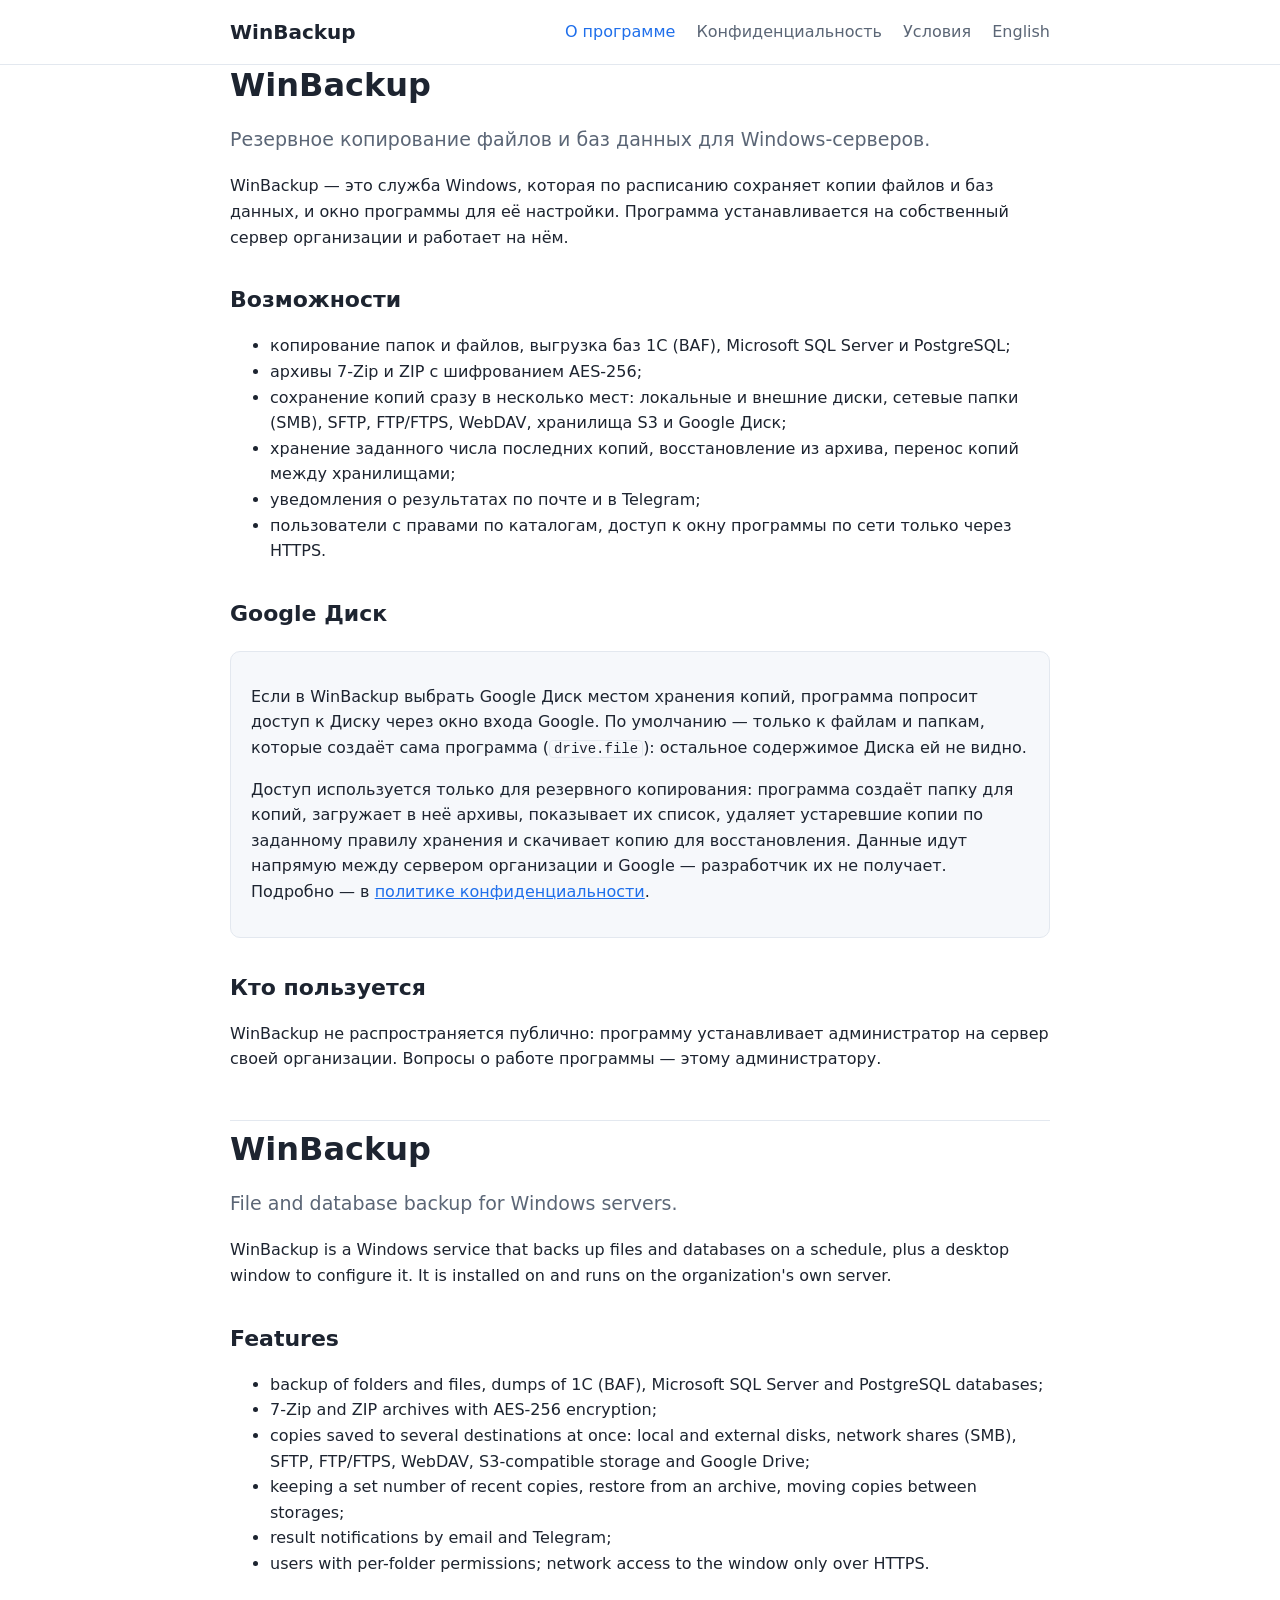
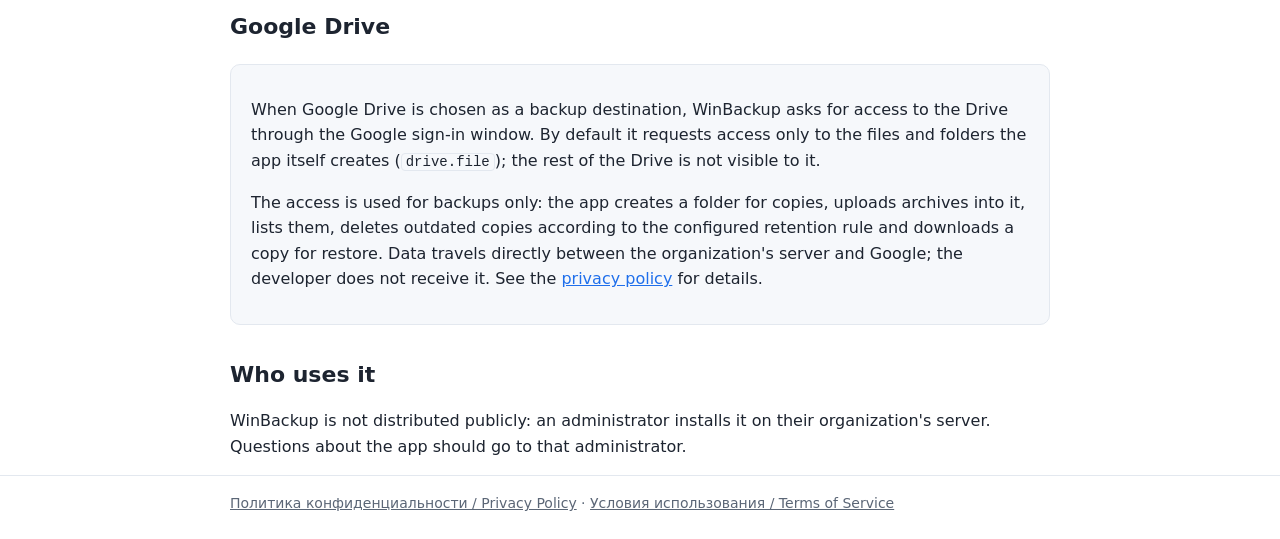
<file: index.html>
<!doctype html>
<html lang="ru">
<head>
  <meta charset="utf-8">
  <meta name="viewport" content="width=device-width, initial-scale=1">
  <title>WinBackup — резервное копирование для Windows</title>
  <meta name="description" content="WinBackup — программа резервного копирования файлов и баз данных для Windows-серверов: архивы с паролем, сетевые папки, SFTP, FTP, WebDAV, S3, Google Диск.">
  <link rel="stylesheet" href="style.css">
</head>
<body>
<header>
  <div class="wrap">
    <a class="brand" href="./">WinBackup</a>
    <nav>
      <a href="./" aria-current="page">О программе</a>
      <a href="privacy.html">Конфиденциальность</a>
      <a href="terms.html">Условия</a>
      <a href="#en" lang="en">English</a>
    </nav>
  </div>
</header>
<main class="wrap">
  <h1>WinBackup</h1>
  <p class="lead">Резервное копирование файлов и баз данных для Windows-серверов.</p>
  <p>WinBackup — это служба Windows, которая по расписанию сохраняет копии файлов и баз данных, и окно
    программы для её настройки. Программа устанавливается на собственный сервер организации и работает на нём.</p>

  <h2>Возможности</h2>
  <ul>
    <li>копирование папок и файлов, выгрузка баз 1С (BAF), Microsoft SQL Server и PostgreSQL;</li>
    <li>архивы 7-Zip и ZIP с шифрованием AES-256;</li>
    <li>сохранение копий сразу в несколько мест: локальные и внешние диски, сетевые папки (SMB), SFTP,
      FTP/FTPS, WebDAV, хранилища S3 и Google Диск;</li>
    <li>хранение заданного числа последних копий, восстановление из архива, перенос копий между хранилищами;</li>
    <li>уведомления о результатах по почте и в Telegram;</li>
    <li>пользователи с правами по каталогам, доступ к окну программы по сети только через HTTPS.</li>
  </ul>

  <h2>Google Диск</h2>
  <div class="card">
    <p>Если в WinBackup выбрать Google Диск местом хранения копий, программа попросит доступ к Диску через
      окно входа Google. По умолчанию — только к файлам и папкам, которые создаёт сама программа
      (<code>drive.file</code>): остальное содержимое Диска ей не видно.</p>
    <p>Доступ используется только для резервного копирования: программа создаёт папку для копий, загружает в
      неё архивы, показывает их список, удаляет устаревшие копии по заданному правилу хранения и скачивает
      копию для восстановления. Данные идут напрямую между сервером организации и Google — разработчик их не
      получает. Подробно — в <a href="privacy.html">политике конфиденциальности</a>.</p>
  </div>

  <h2>Кто пользуется</h2>
  <p>WinBackup не распространяется публично: программу устанавливает администратор на сервер своей
    организации. Вопросы о работе программы — этому администратору.</p>

  <section class="lang" id="en" lang="en">
    <h1>WinBackup</h1>
    <p class="lead">File and database backup for Windows servers.</p>
    <p>WinBackup is a Windows service that backs up files and databases on a schedule, plus a desktop window to
      configure it. It is installed on and runs on the organization's own server.</p>

    <h2>Features</h2>
    <ul>
      <li>backup of folders and files, dumps of 1C (BAF), Microsoft SQL Server and PostgreSQL databases;</li>
      <li>7-Zip and ZIP archives with AES-256 encryption;</li>
      <li>copies saved to several destinations at once: local and external disks, network shares (SMB), SFTP,
        FTP/FTPS, WebDAV, S3-compatible storage and Google Drive;</li>
      <li>keeping a set number of recent copies, restore from an archive, moving copies between storages;</li>
      <li>result notifications by email and Telegram;</li>
      <li>users with per-folder permissions; network access to the window only over HTTPS.</li>
    </ul>

    <h2>Google Drive</h2>
    <div class="card">
      <p>When Google Drive is chosen as a backup destination, WinBackup asks for access to the Drive through the
        Google sign-in window. By default it requests access only to the files and folders the app itself creates
        (<code>drive.file</code>); the rest of the Drive is not visible to it.</p>
      <p>The access is used for backups only: the app creates a folder for copies, uploads archives into it, lists
        them, deletes outdated copies according to the configured retention rule and downloads a copy for restore.
        Data travels directly between the organization's server and Google; the developer does not receive it.
        See the <a href="privacy.html#en">privacy policy</a> for details.</p>
    </div>

    <h2>Who uses it</h2>
    <p>WinBackup is not distributed publicly: an administrator installs it on their organization's server.
      Questions about the app should go to that administrator.</p>
  </section>
</main>
<footer>
  <div class="wrap">
    <a href="privacy.html">Политика конфиденциальности / Privacy Policy</a> ·
    <a href="terms.html">Условия использования / Terms of Service</a>
  </div>
</footer>
</body>
</html>
</file>
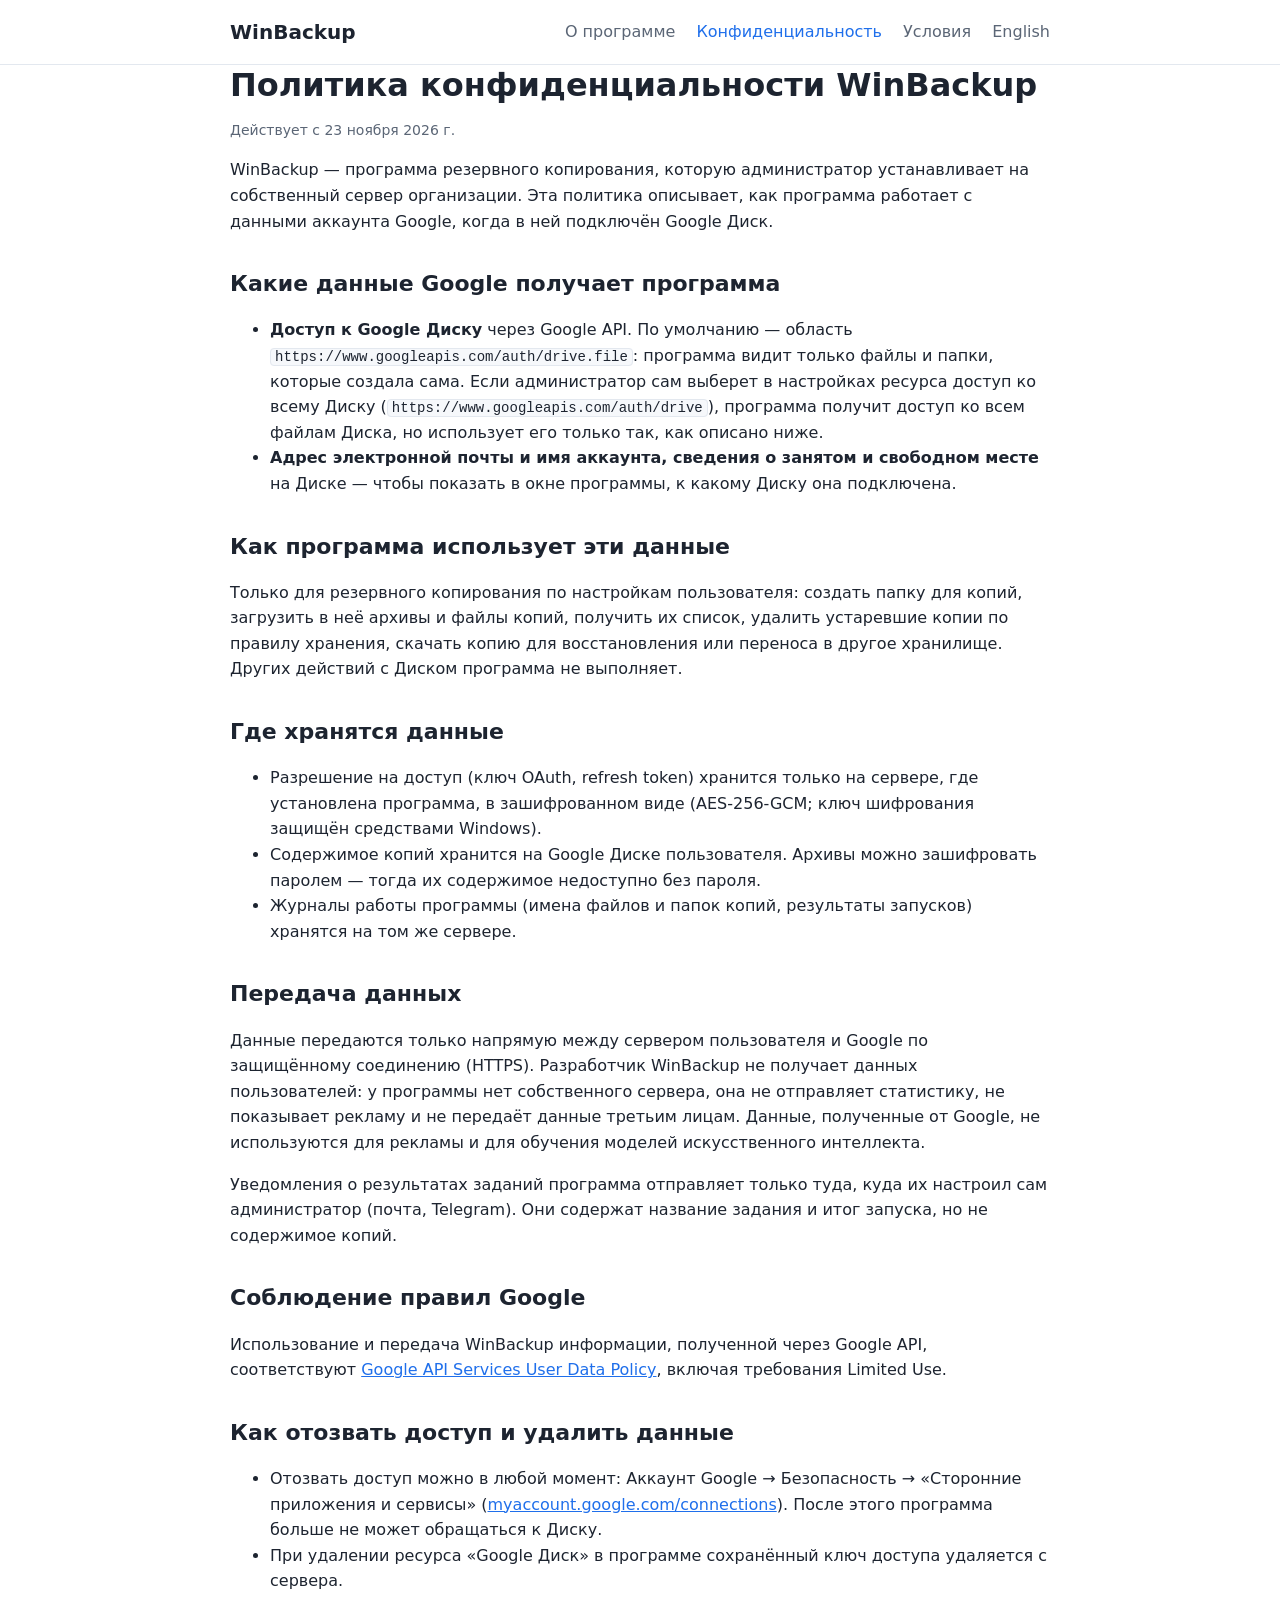
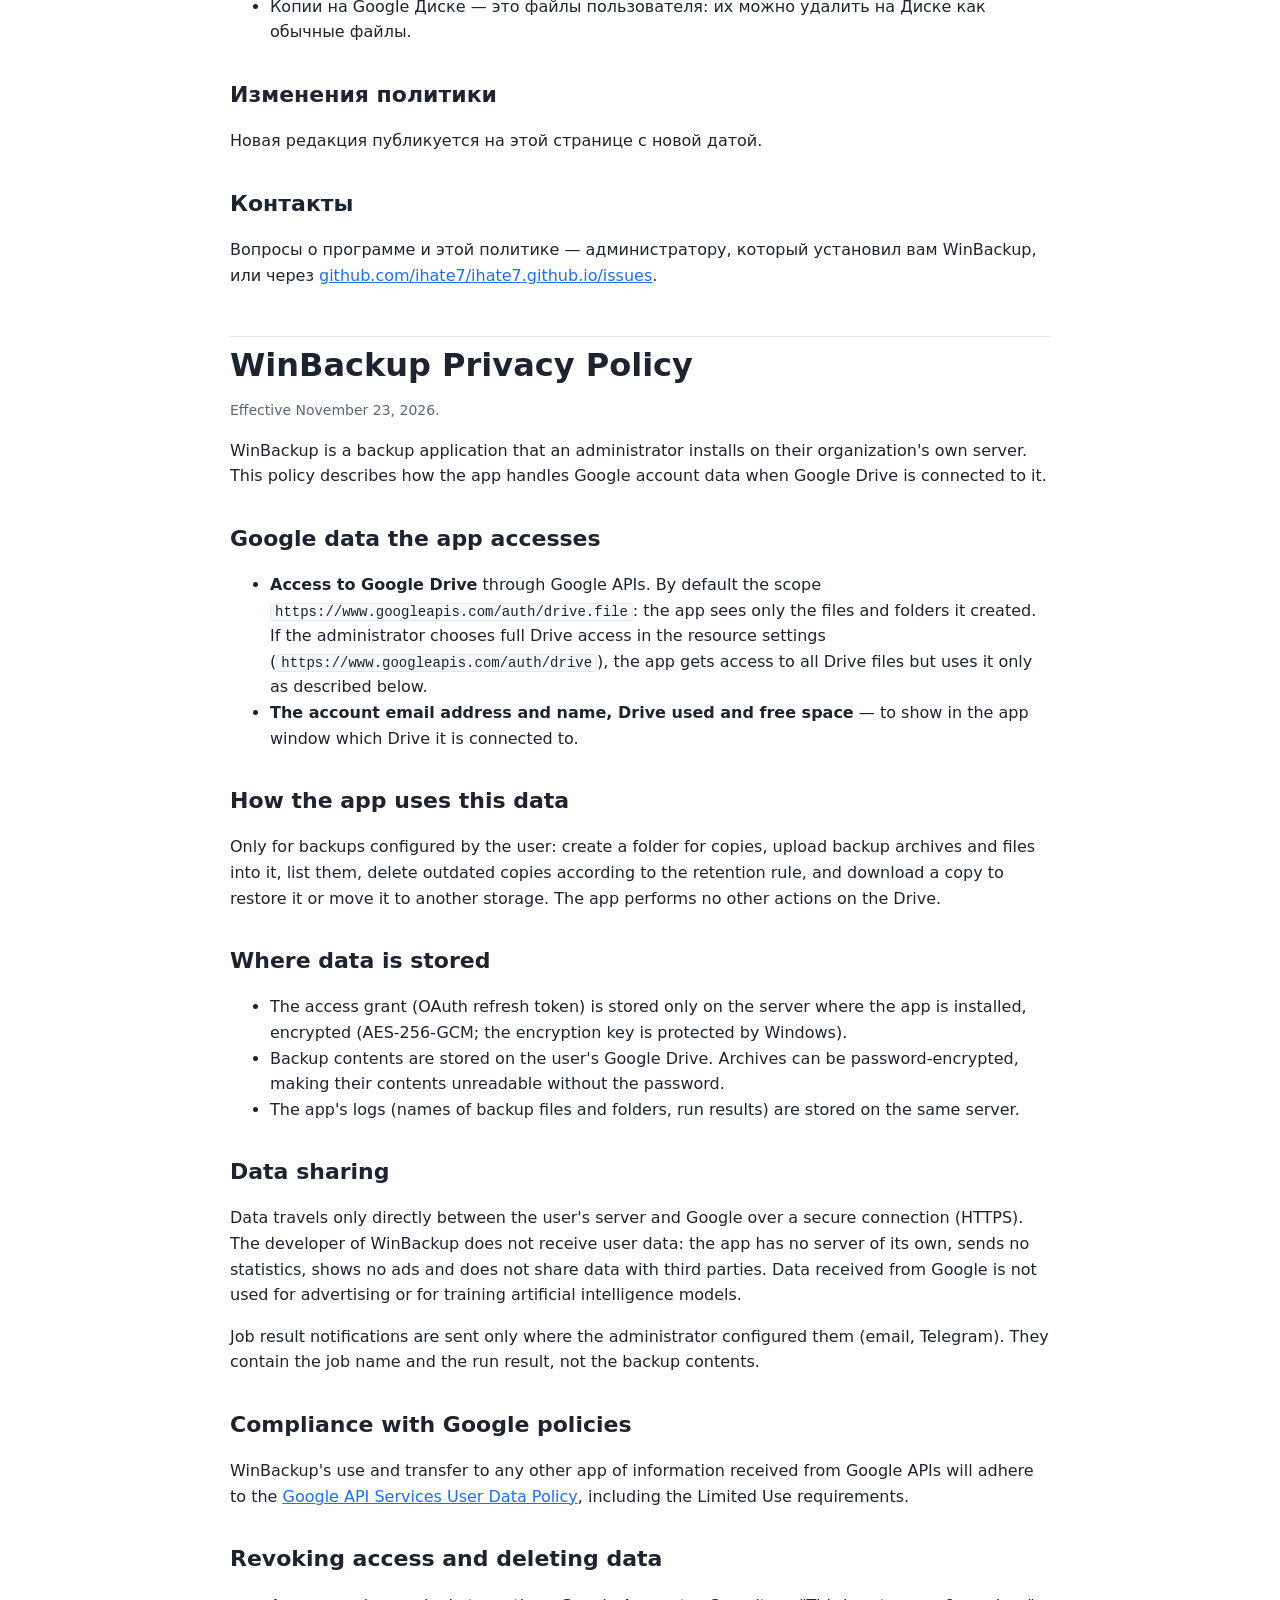
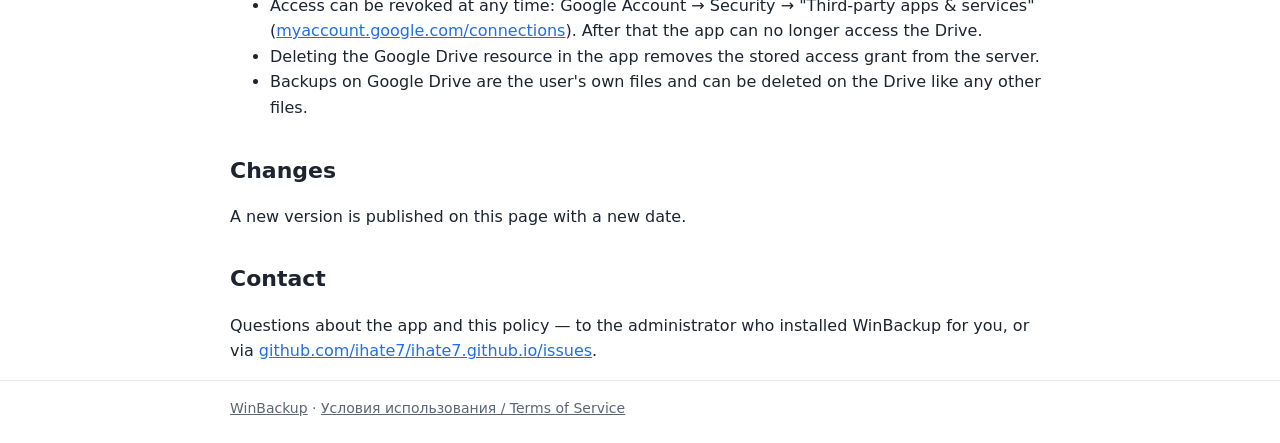
<file: privacy.html>
<!doctype html>
<html lang="ru">
<head>
  <meta charset="utf-8">
  <meta name="viewport" content="width=device-width, initial-scale=1">
  <title>Политика конфиденциальности — WinBackup</title>
  <link rel="stylesheet" href="style.css">
</head>
<body>
<header>
  <div class="wrap">
    <a class="brand" href="./">WinBackup</a>
    <nav>
      <a href="./">О программе</a>
      <a href="privacy.html" aria-current="page">Конфиденциальность</a>
      <a href="terms.html">Условия</a>
      <a href="#en" lang="en">English</a>
    </nav>
  </div>
</header>
<main class="wrap">
  <h1>Политика конфиденциальности WinBackup</h1>
  <p class="updated">Действует с 23 ноября 2026 г.</p>

  <p>WinBackup — программа резервного копирования, которую администратор устанавливает на собственный сервер
    организации. Эта политика описывает, как программа работает с данными аккаунта Google, когда в ней подключён
    Google Диск.</p>

  <h2>Какие данные Google получает программа</h2>
  <ul>
    <li><strong>Доступ к Google Диску</strong> через Google API. По умолчанию — область
      <code>https://www.googleapis.com/auth/drive.file</code>: программа видит только файлы и папки, которые
      создала сама. Если администратор сам выберет в настройках ресурса доступ ко всему Диску
      (<code>https://www.googleapis.com/auth/drive</code>), программа получит доступ ко всем файлам Диска, но
      использует его только так, как описано ниже.</li>
    <li><strong>Адрес электронной почты и имя аккаунта, сведения о занятом и свободном месте</strong> на Диске —
      чтобы показать в окне программы, к какому Диску она подключена.</li>
  </ul>

  <h2>Как программа использует эти данные</h2>
  <p>Только для резервного копирования по настройкам пользователя: создать папку для копий, загрузить в неё
    архивы и файлы копий, получить их список, удалить устаревшие копии по правилу хранения, скачать копию для
    восстановления или переноса в другое хранилище. Других действий с Диском программа не выполняет.</p>

  <h2>Где хранятся данные</h2>
  <ul>
    <li>Разрешение на доступ (ключ OAuth, refresh token) хранится только на сервере, где установлена программа,
      в зашифрованном виде (AES-256-GCM; ключ шифрования защищён средствами Windows).</li>
    <li>Содержимое копий хранится на Google Диске пользователя. Архивы можно зашифровать паролем — тогда их
      содержимое недоступно без пароля.</li>
    <li>Журналы работы программы (имена файлов и папок копий, результаты запусков) хранятся на том же сервере.</li>
  </ul>

  <h2>Передача данных</h2>
  <p>Данные передаются только напрямую между сервером пользователя и Google по защищённому соединению (HTTPS).
    Разработчик WinBackup не получает данных пользователей: у программы нет собственного сервера, она не
    отправляет статистику, не показывает рекламу и не передаёт данные третьим лицам. Данные, полученные от
    Google, не используются для рекламы и для обучения моделей искусственного интеллекта.</p>
  <p>Уведомления о результатах заданий программа отправляет только туда, куда их настроил сам администратор
    (почта, Telegram). Они содержат название задания и итог запуска, но не содержимое копий.</p>

  <h2>Соблюдение правил Google</h2>
  <p>Использование и передача WinBackup информации, полученной через Google API, соответствуют
    <a href="https://developers.google.com/terms/api-services-user-data-policy">Google API Services User Data Policy</a>,
    включая требования Limited Use.</p>

  <h2>Как отозвать доступ и удалить данные</h2>
  <ul>
    <li>Отозвать доступ можно в любой момент: Аккаунт Google → Безопасность → «Сторонние приложения и сервисы»
      (<a href="https://myaccount.google.com/connections">myaccount.google.com/connections</a>). После этого
      программа больше не может обращаться к Диску.</li>
    <li>При удалении ресурса «Google Диск» в программе сохранённый ключ доступа удаляется с сервера.</li>
    <li>Копии на Google Диске — это файлы пользователя: их можно удалить на Диске как обычные файлы.</li>
  </ul>

  <h2>Изменения политики</h2>
  <p>Новая редакция публикуется на этой странице с новой датой.</p>

  <h2>Контакты</h2>
  <p>Вопросы о программе и этой политике — администратору, который установил вам WinBackup, или через
    <a href="https://github.com/ihate7/ihate7.github.io/issues">github.com/ihate7/ihate7.github.io/issues</a>.</p>

  <section class="lang" id="en" lang="en">
    <h1>WinBackup Privacy Policy</h1>
    <p class="updated">Effective November 23, 2026.</p>

    <p>WinBackup is a backup application that an administrator installs on their organization's own server. This
      policy describes how the app handles Google account data when Google Drive is connected to it.</p>

    <h2>Google data the app accesses</h2>
    <ul>
      <li><strong>Access to Google Drive</strong> through Google APIs. By default the scope
        <code>https://www.googleapis.com/auth/drive.file</code>: the app sees only the files and folders it created.
        If the administrator chooses full Drive access in the resource settings
        (<code>https://www.googleapis.com/auth/drive</code>), the app gets access to all Drive files but uses it only
        as described below.</li>
      <li><strong>The account email address and name, Drive used and free space</strong> — to show in the app window
        which Drive it is connected to.</li>
    </ul>

    <h2>How the app uses this data</h2>
    <p>Only for backups configured by the user: create a folder for copies, upload backup archives and files into it,
      list them, delete outdated copies according to the retention rule, and download a copy to restore it or move it
      to another storage. The app performs no other actions on the Drive.</p>

    <h2>Where data is stored</h2>
    <ul>
      <li>The access grant (OAuth refresh token) is stored only on the server where the app is installed, encrypted
        (AES-256-GCM; the encryption key is protected by Windows).</li>
      <li>Backup contents are stored on the user's Google Drive. Archives can be password-encrypted, making their
        contents unreadable without the password.</li>
      <li>The app's logs (names of backup files and folders, run results) are stored on the same server.</li>
    </ul>

    <h2>Data sharing</h2>
    <p>Data travels only directly between the user's server and Google over a secure connection (HTTPS). The developer
      of WinBackup does not receive user data: the app has no server of its own, sends no statistics, shows no ads and
      does not share data with third parties. Data received from Google is not used for advertising or for training
      artificial intelligence models.</p>
    <p>Job result notifications are sent only where the administrator configured them (email, Telegram). They contain
      the job name and the run result, not the backup contents.</p>

    <h2>Compliance with Google policies</h2>
    <p>WinBackup's use and transfer to any other app of information received from Google APIs will adhere to the
      <a href="https://developers.google.com/terms/api-services-user-data-policy">Google API Services User Data Policy</a>,
      including the Limited Use requirements.</p>

    <h2>Revoking access and deleting data</h2>
    <ul>
      <li>Access can be revoked at any time: Google Account → Security → "Third-party apps &amp; services"
        (<a href="https://myaccount.google.com/connections">myaccount.google.com/connections</a>). After that the app
        can no longer access the Drive.</li>
      <li>Deleting the Google Drive resource in the app removes the stored access grant from the server.</li>
      <li>Backups on Google Drive are the user's own files and can be deleted on the Drive like any other files.</li>
    </ul>

    <h2>Changes</h2>
    <p>A new version is published on this page with a new date.</p>

    <h2>Contact</h2>
    <p>Questions about the app and this policy — to the administrator who installed WinBackup for you, or via
      <a href="https://github.com/ihate7/ihate7.github.io/issues">github.com/ihate7/ihate7.github.io/issues</a>.</p>
  </section>
</main>
<footer>
  <div class="wrap">
    <a href="./">WinBackup</a> ·
    <a href="terms.html">Условия использования / Terms of Service</a>
  </div>
</footer>
</body>
</html>
</file>
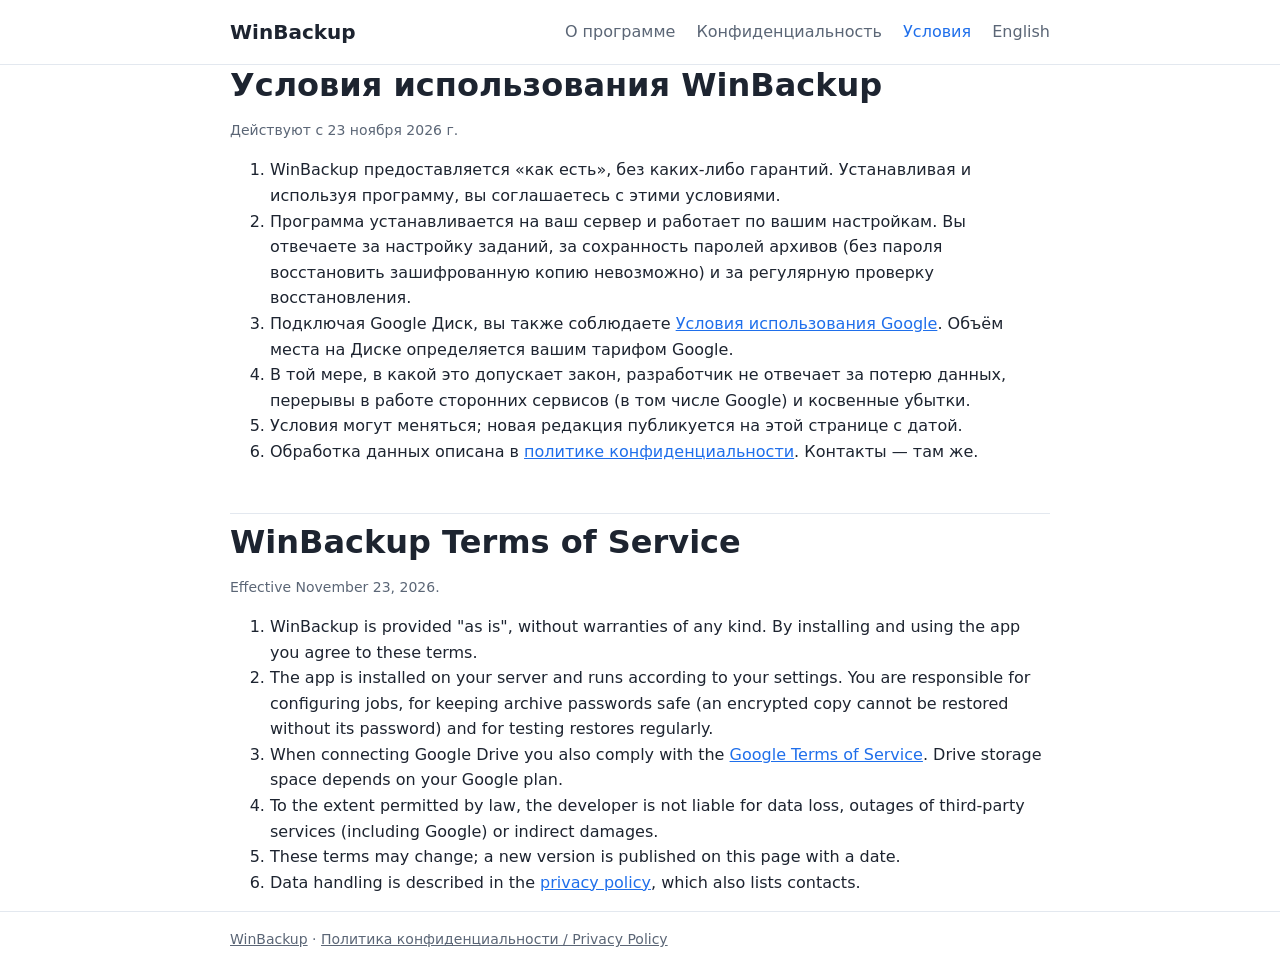
<file: terms.html>
<!doctype html>
<html lang="ru">
<head>
  <meta charset="utf-8">
  <meta name="viewport" content="width=device-width, initial-scale=1">
  <title>Условия использования — WinBackup</title>
  <link rel="stylesheet" href="style.css">
</head>
<body>
<header>
  <div class="wrap">
    <a class="brand" href="./">WinBackup</a>
    <nav>
      <a href="./">О программе</a>
      <a href="privacy.html">Конфиденциальность</a>
      <a href="terms.html" aria-current="page">Условия</a>
      <a href="#en" lang="en">English</a>
    </nav>
  </div>
</header>
<main class="wrap">
  <h1>Условия использования WinBackup</h1>
  <p class="updated">Действуют с 23 ноября 2026 г.</p>

  <ol>
    <li>WinBackup предоставляется «как есть», без каких-либо гарантий. Устанавливая и используя программу, вы
      соглашаетесь с этими условиями.</li>
    <li>Программа устанавливается на ваш сервер и работает по вашим настройкам. Вы отвечаете за настройку заданий,
      за сохранность паролей архивов (без пароля восстановить зашифрованную копию невозможно) и за регулярную
      проверку восстановления.</li>
    <li>Подключая Google Диск, вы также соблюдаете <a href="https://policies.google.com/terms">Условия
      использования Google</a>. Объём места на Диске определяется вашим тарифом Google.</li>
    <li>В той мере, в какой это допускает закон, разработчик не отвечает за потерю данных, перерывы в работе
      сторонних сервисов (в том числе Google) и косвенные убытки.</li>
    <li>Условия могут меняться; новая редакция публикуется на этой странице с датой.</li>
    <li>Обработка данных описана в <a href="privacy.html">политике конфиденциальности</a>. Контакты — там же.</li>
  </ol>

  <section class="lang" id="en" lang="en">
    <h1>WinBackup Terms of Service</h1>
    <p class="updated">Effective November 23, 2026.</p>
    <ol>
      <li>WinBackup is provided "as is", without warranties of any kind. By installing and using the app you agree to
        these terms.</li>
      <li>The app is installed on your server and runs according to your settings. You are responsible for configuring
        jobs, for keeping archive passwords safe (an encrypted copy cannot be restored without its password) and for
        testing restores regularly.</li>
      <li>When connecting Google Drive you also comply with the <a href="https://policies.google.com/terms">Google
        Terms of Service</a>. Drive storage space depends on your Google plan.</li>
      <li>To the extent permitted by law, the developer is not liable for data loss, outages of third-party services
        (including Google) or indirect damages.</li>
      <li>These terms may change; a new version is published on this page with a date.</li>
      <li>Data handling is described in the <a href="privacy.html#en">privacy policy</a>, which also lists contacts.</li>
    </ol>
  </section>
</main>
<footer>
  <div class="wrap">
    <a href="./">WinBackup</a> ·
    <a href="privacy.html">Политика конфиденциальности / Privacy Policy</a>
  </div>
</footer>
</body>
</html>
</file>
<file: style.css>
:root {
  --bg: #ffffff;
  --text: #1d2430;
  --muted: #5b6676;
  --accent: #1f6feb;
  --line: #e3e8ef;
  --card: #f6f8fb;
  color-scheme: light dark;
}
@media (prefers-color-scheme: dark) {
  :root {
    --bg: #12161c;
    --text: #e6eaf0;
    --muted: #9aa6b5;
    --accent: #6ea8ff;
    --line: #2a313b;
    --card: #1a2029;
  }
}
* { box-sizing: border-box; }
body {
  margin: 0;
  background: var(--bg);
  color: var(--text);
  font: 16px/1.6 "Segoe UI", system-ui, -apple-system, Roboto, "Noto Sans", sans-serif;
}
.wrap { max-width: 860px; margin: 0 auto; padding: 0 20px; }
header { border-bottom: 1px solid var(--line); }
header .wrap { display: flex; align-items: center; justify-content: space-between; gap: 16px; flex-wrap: wrap; padding-top: 16px; padding-bottom: 16px; }
.brand { font-weight: 700; font-size: 20px; color: var(--text); text-decoration: none; }
nav a { color: var(--muted); text-decoration: none; margin-left: 16px; }
nav a:hover, nav a[aria-current="page"] { color: var(--accent); }
main { padding: 32px 0 48px; }
h1 { font-size: 32px; line-height: 1.25; margin: 0 0 8px; }
h2 { font-size: 22px; margin: 32px 0 8px; }
h3 { font-size: 18px; margin: 24px 0 6px; }
p, li { color: var(--text); }
.lead { font-size: 19px; color: var(--muted); }
.updated { color: var(--muted); font-size: 14px; }
a { color: var(--accent); }
code { background: var(--card); border: 1px solid var(--line); border-radius: 4px; padding: 0 4px; font-size: 14px; }
.card { background: var(--card); border: 1px solid var(--line); border-radius: 10px; padding: 16px 20px; margin: 20px 0; }
.lang { border-top: 1px solid var(--line); margin-top: 48px; padding-top: 8px; }
footer { border-top: 1px solid var(--line); color: var(--muted); font-size: 14px; }
footer .wrap { padding-top: 16px; padding-bottom: 24px; }
footer a { color: var(--muted); }
</file>
